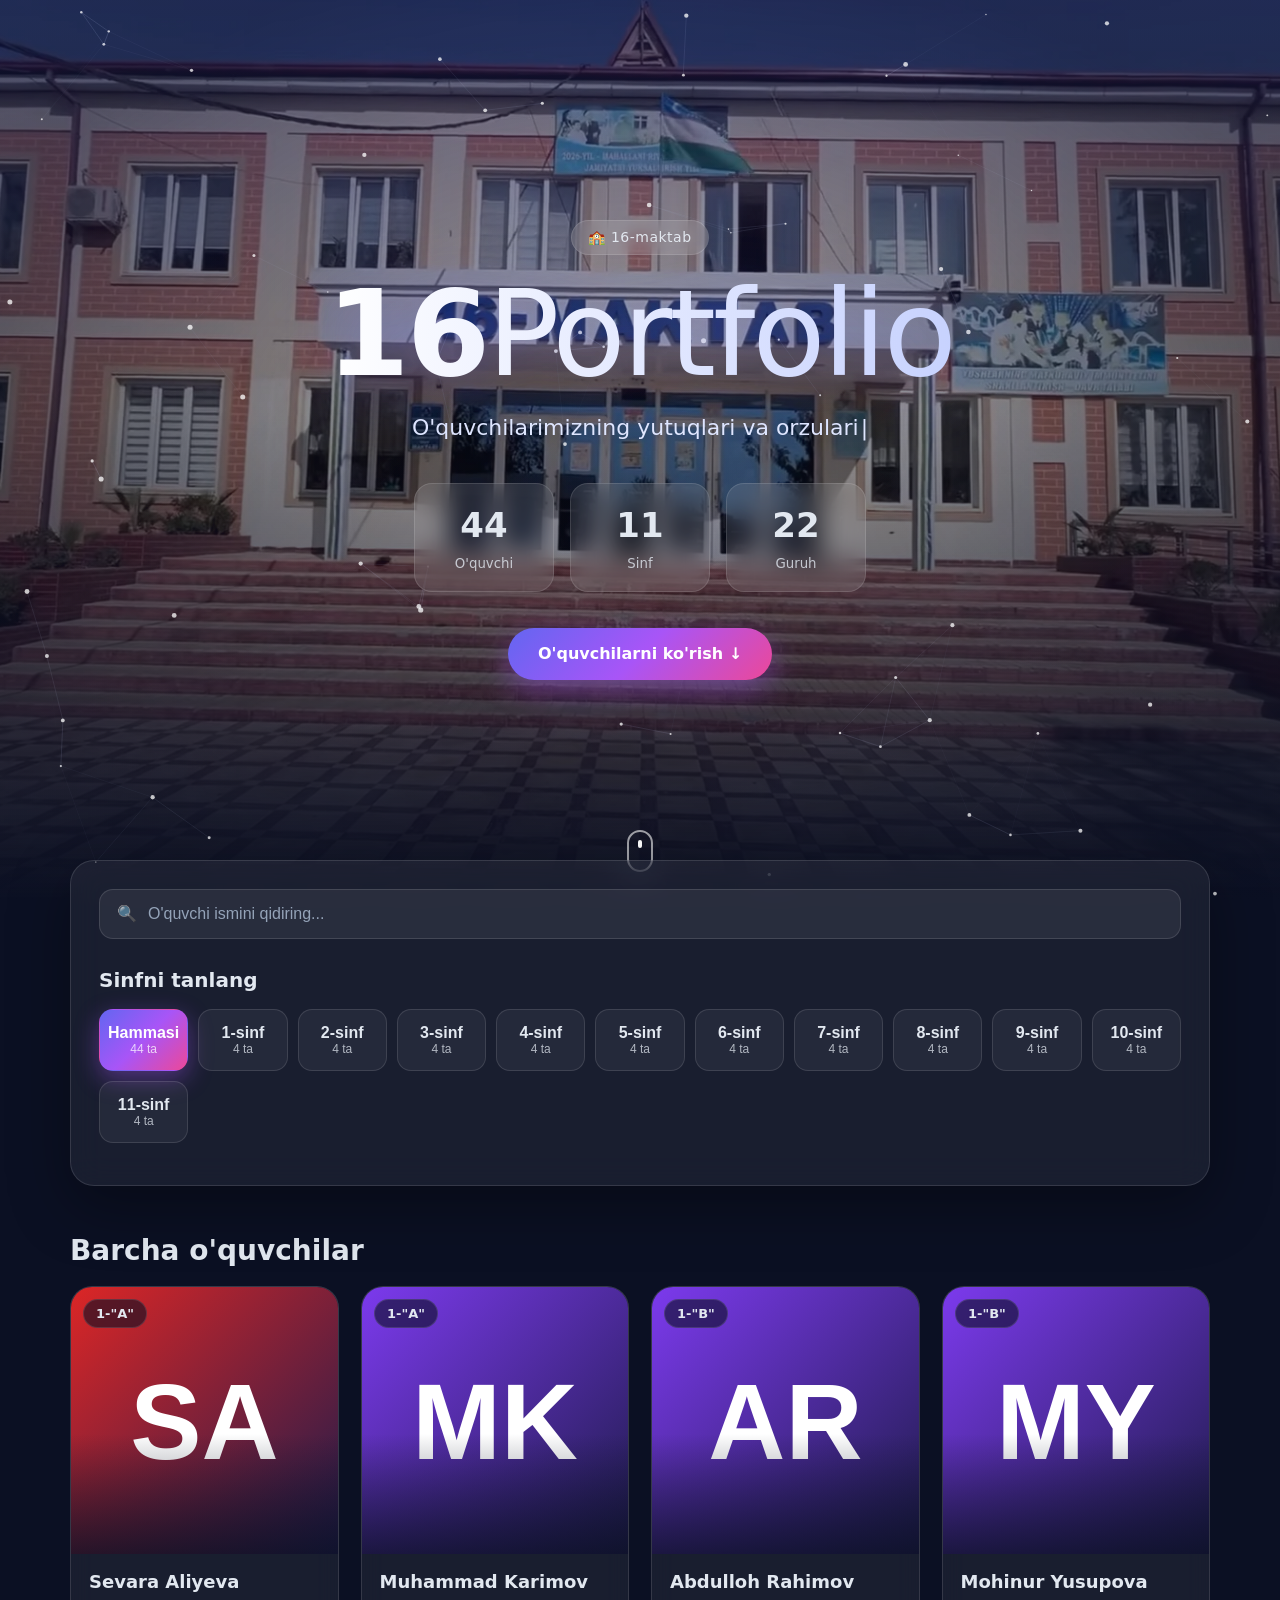
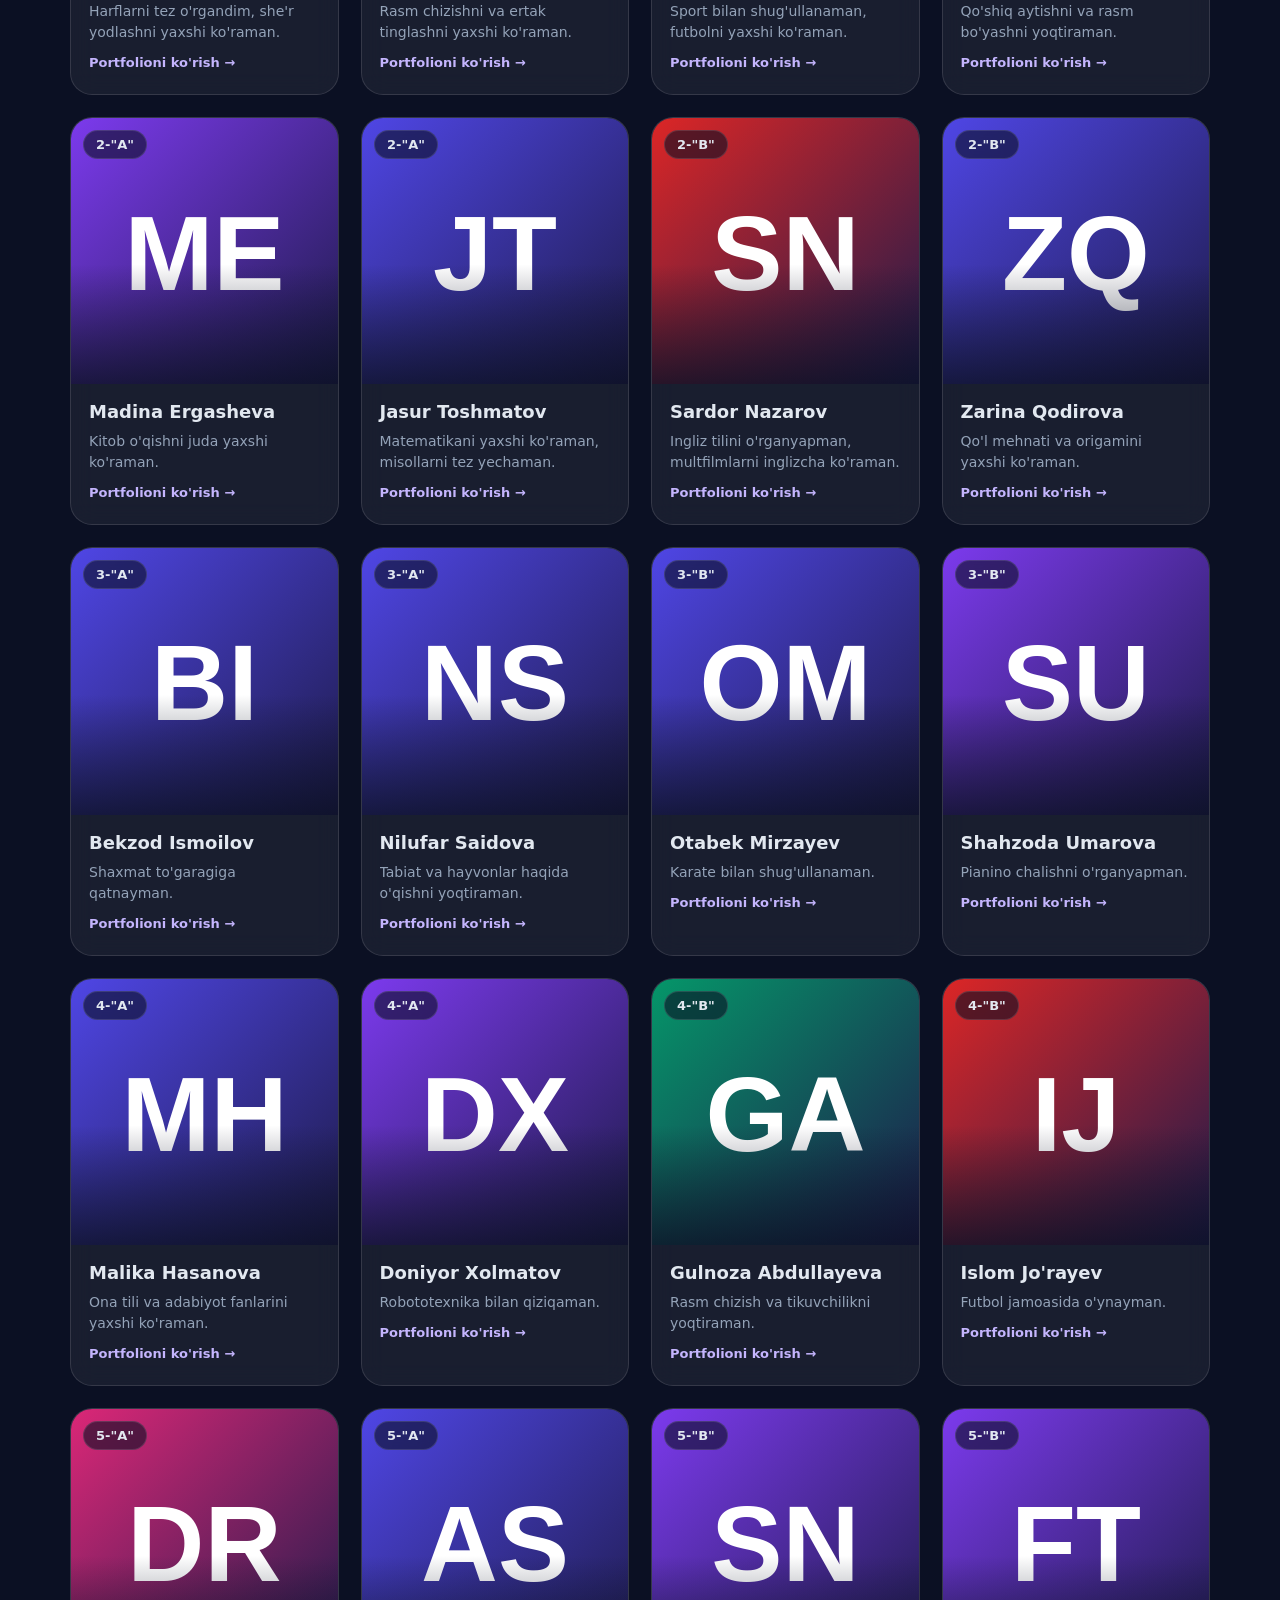
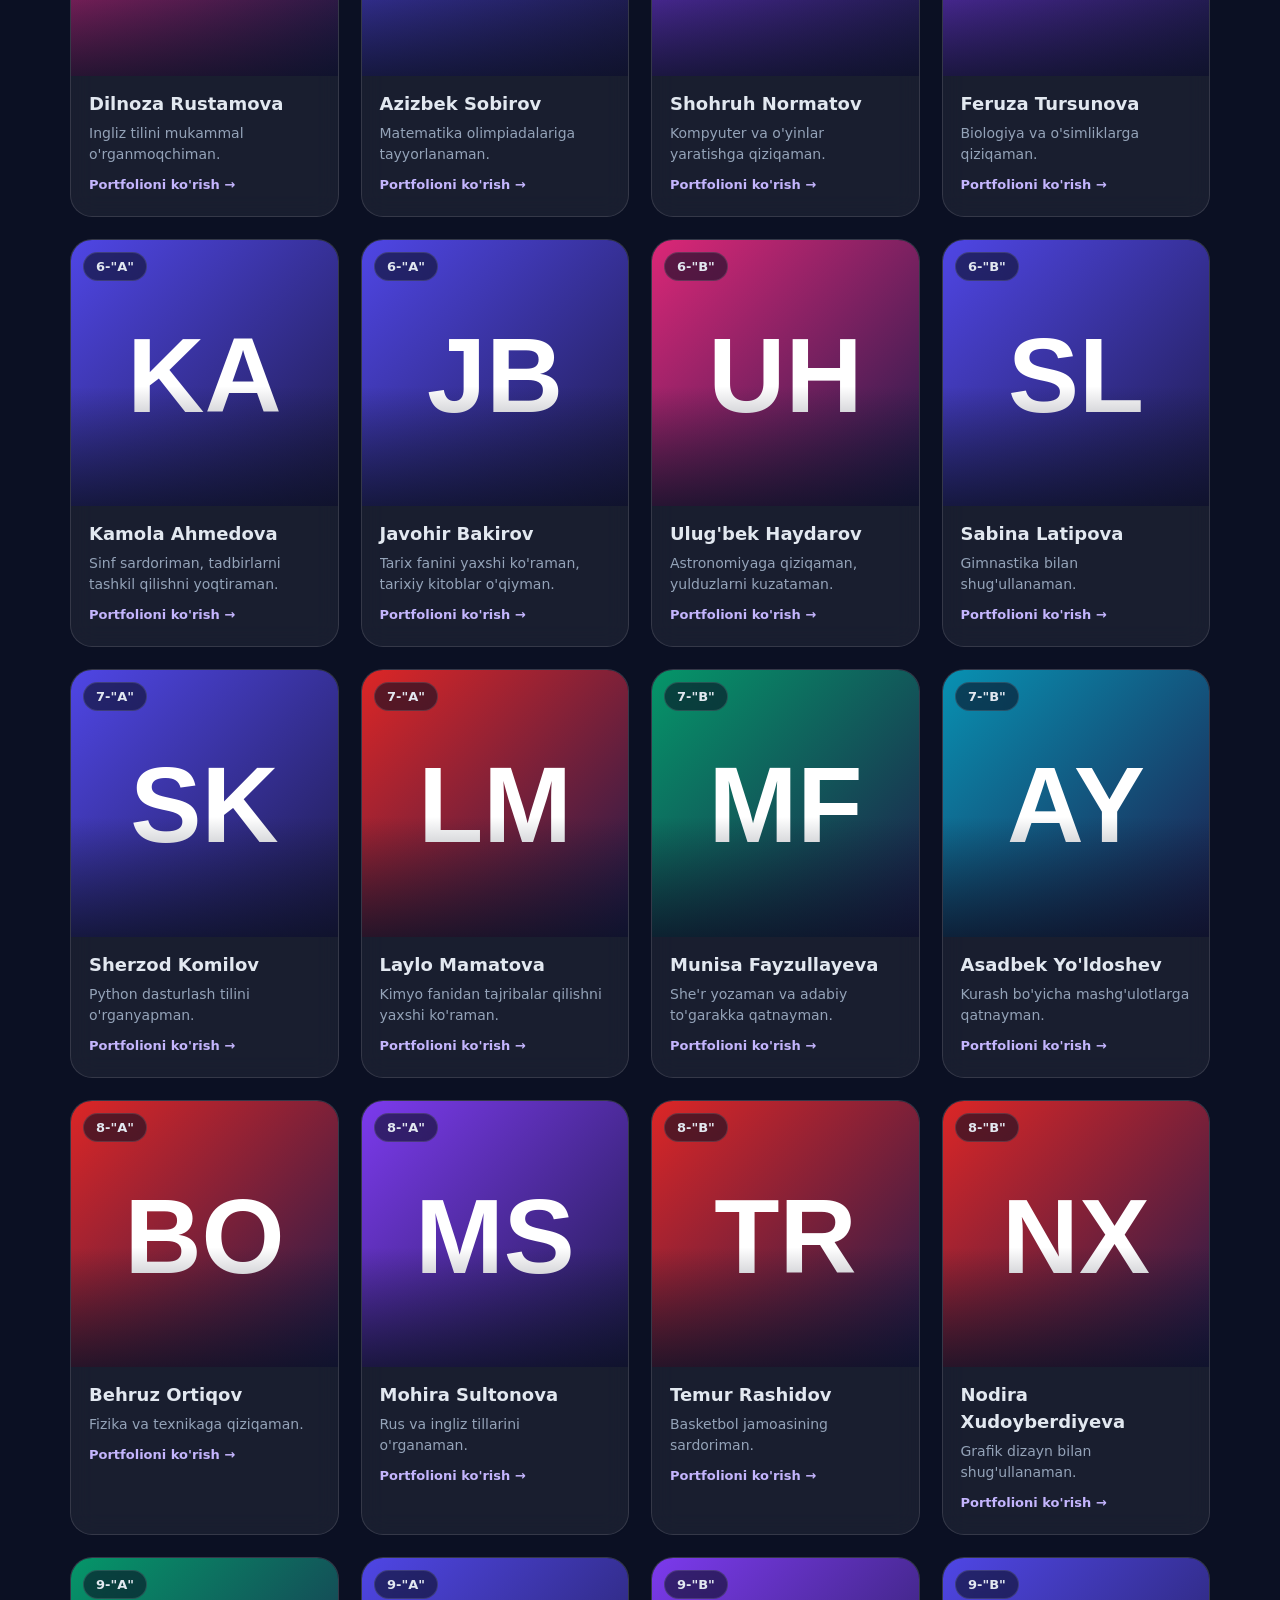
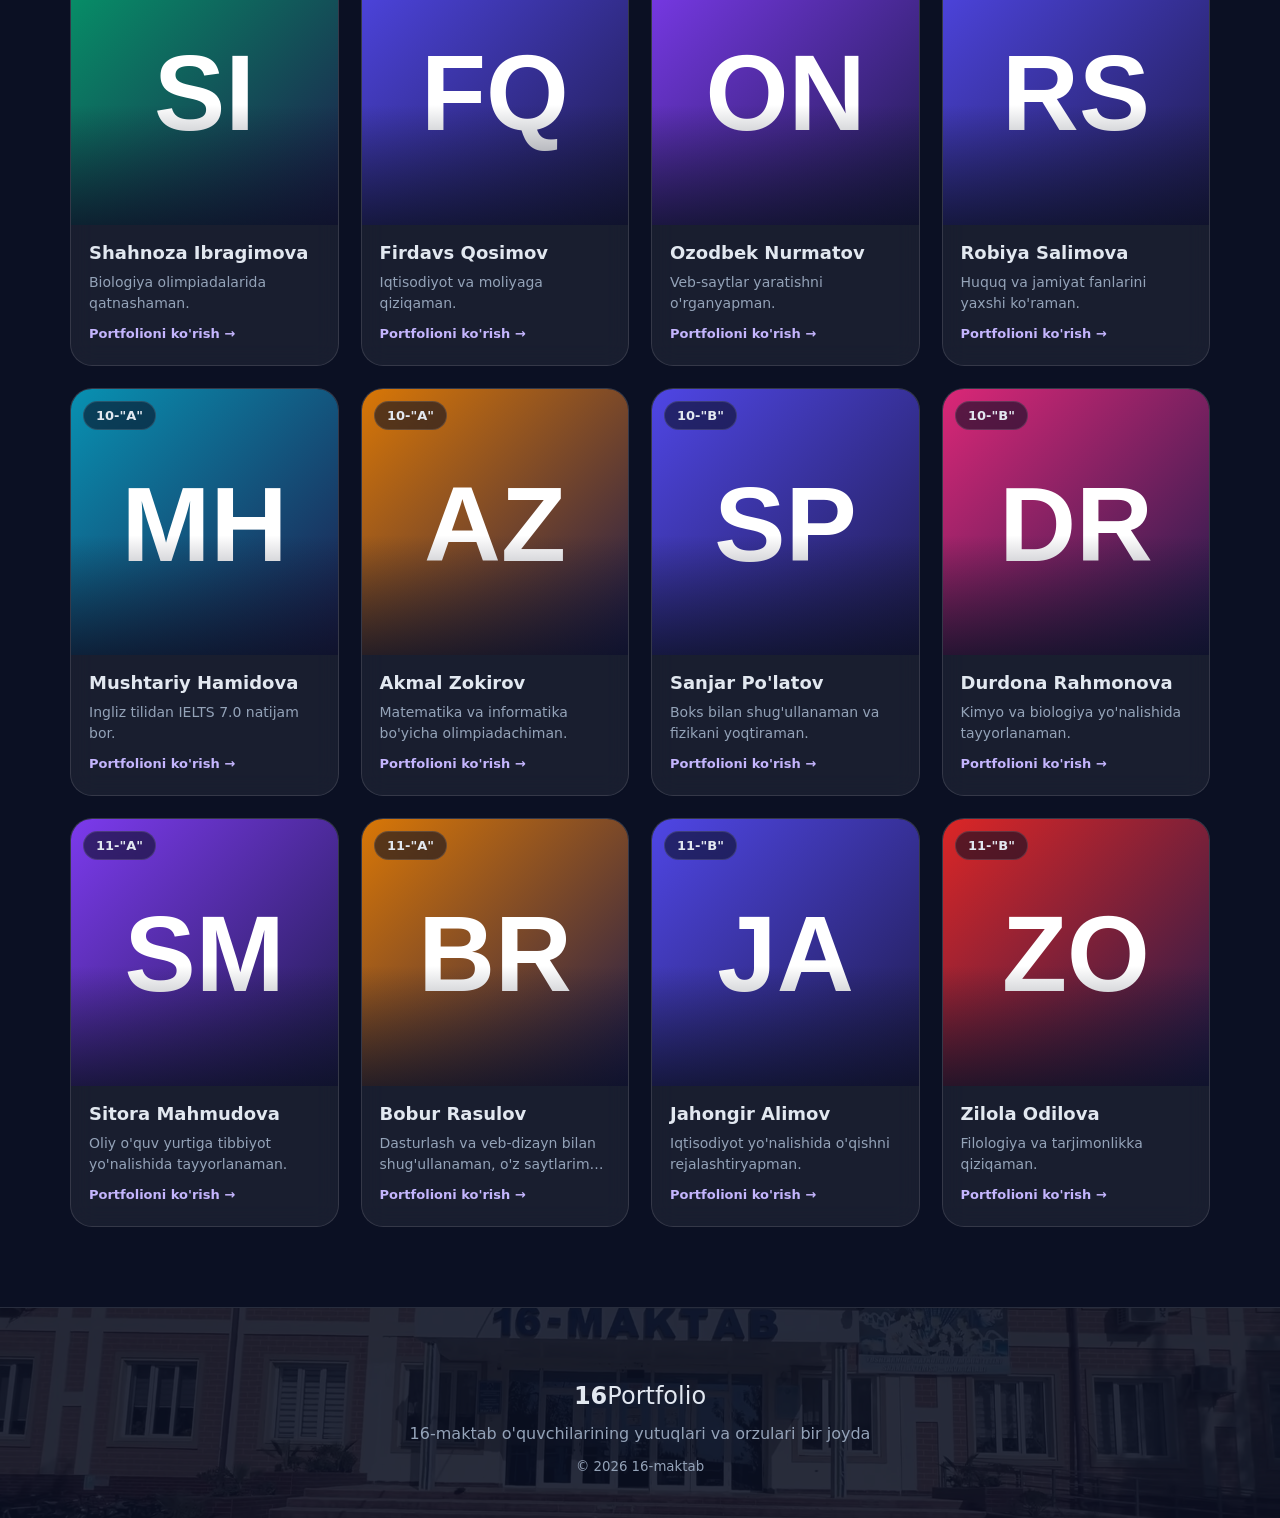
<file: index.html>
<!DOCTYPE html>
<html lang="uz">
<head>
  <meta charset="UTF-8">
  <meta name="viewport" content="width=device-width, initial-scale=1.0">
  <title>16Portfolio — 16-maktab o'quvchilari portfoliosi</title>
  <link rel="stylesheet" href="style.css?v=3">
</head>
<body>
  <!-- Orqa fondagi harakatlanuvchi rangli dog'lar -->
  <div class="blobs" aria-hidden="true"><span></span><span></span><span></span></div>

  <nav class="nav" id="nav">
    <div class="nav-inner">
      <div class="nav-logo secret-logo" title="16Portfolio">16<span>Portfolio</span></div>
      <a href="#sinflar-bolim" class="nav-link">Sinflar</a>
    </div>
  </nav>

  <header class="hero" id="hero">
    <div class="hero-bg" id="hero-bg"></div>
    <div class="hero-overlay"></div>
    <canvas id="zarrachalar" aria-hidden="true"></canvas>

    <div class="hero-inner">
      <div class="pill reveal">🏫 16-maktab</div>
      <h1 class="logo reveal secret-logo">16<span>Portfolio</span></h1>
      <p class="tagline reveal"><span id="yozuv"></span><span class="cursor">|</span></p>
      <div class="stats reveal" id="stats"></div>
      <a href="#sinflar-bolim" class="cta reveal">O'quvchilarni ko'rish ↓</a>
    </div>

    <a href="#sinflar-bolim" class="scroll-hint" aria-label="Pastga"><span></span></a>
  </header>

  <main class="container">
    <section class="glass controls reveal" id="sinflar-bolim">
      <div class="search-wrap">
        <span class="search-icon">🔍</span>
        <input type="search" id="qidiruv" placeholder="O'quvchi ismini qidiring...">
      </div>

      <h2 class="section-title">Sinfni tanlang</h2>
      <div class="grades" id="sinflar"></div>
      <div class="letters" id="harflar"></div>
    </section>

    <section>
      <h2 class="section-title big reveal" id="sarlavha">Barcha o'quvchilar</h2>
      <div class="cards" id="kartalar"></div>
      <p class="empty" id="bosh" hidden>Bu sinfda hozircha o'quvchi qo'shilmagan.</p>
    </section>
  </main>

  <div class="modal" id="modal" hidden>
    <div class="modal-box" role="dialog" aria-modal="true">
      <button class="close" id="yopish" aria-label="Yopish">×</button>
      <div id="modal-ichi"></div>
    </div>
  </div>

  <footer class="footer">
    <div class="footer-bg"></div>
    <div class="footer-inner">
      <div class="nav-logo">16<span>Portfolio</span></div>
      <p>16-maktab o'quvchilarining yutuqlari va orzulari bir joyda</p>
      <small>© 2026 16-maktab</small>
    </div>
  </footer>

  <script src="data.js?v=3"></script>
  <script src="store.js?v=3"></script>
  <script src="app.js?v=3"></script>
</body>
</html>
</file>
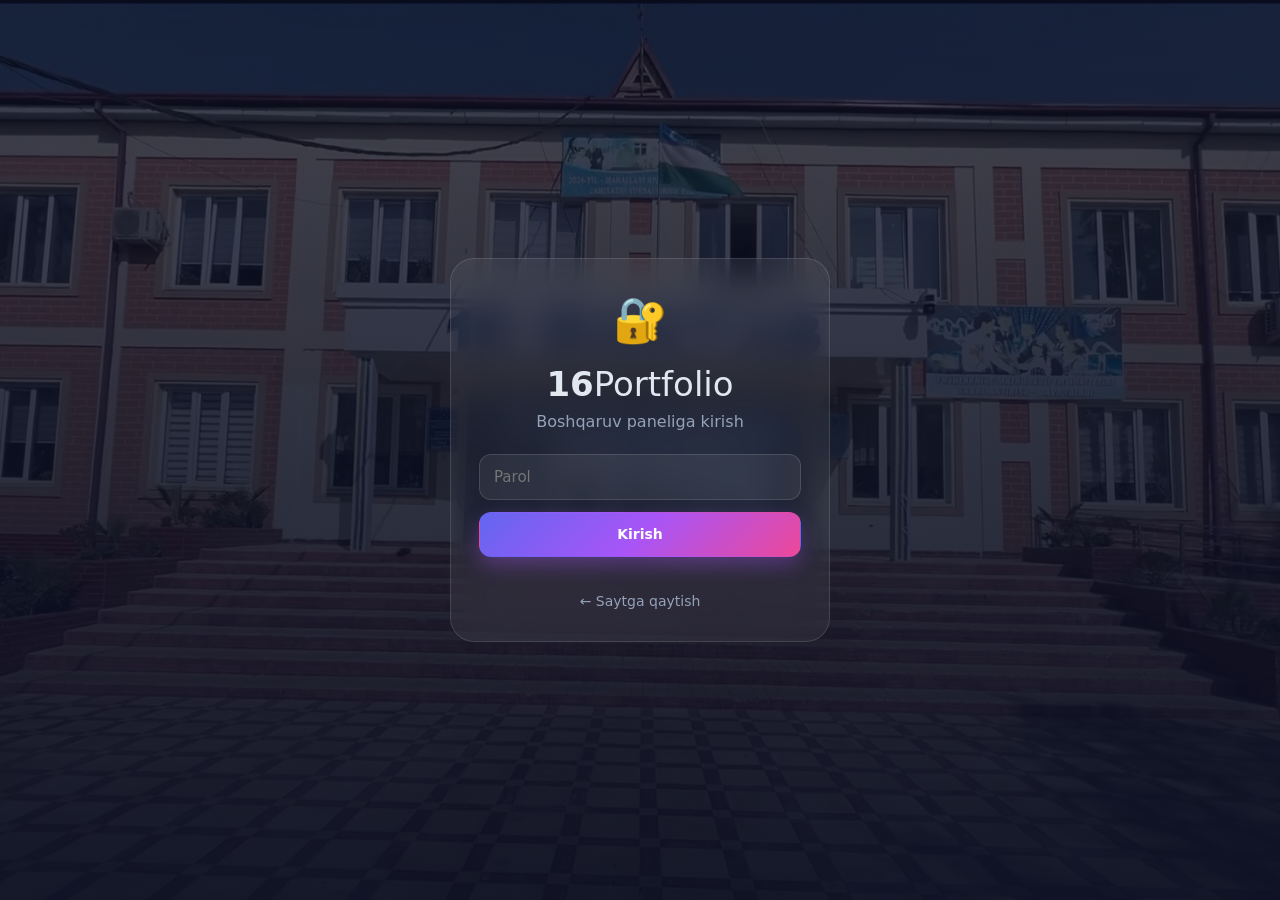
<file: admin.html>
<!DOCTYPE html>
<html lang="uz">
<head>
  <meta charset="UTF-8">
  <meta name="viewport" content="width=device-width, initial-scale=1.0">
  <meta name="robots" content="noindex, nofollow">
  <title>Boshqaruv — 16Portfolio</title>
  <link rel="stylesheet" href="style.css?v=3">
  <link rel="stylesheet" href="admin.css?v=3">
</head>
<body class="admin">
  <div class="admin-bg"></div>

  <!-- KIRISH -->
  <section class="login" id="login">
    <form class="glass login-box" id="login-form">
      <div class="lock">🔐</div>
      <h1>16<span>Portfolio</span></h1>
      <p>Boshqaruv paneliga kirish</p>
      <input type="password" id="parol" placeholder="Parol" autocomplete="current-password" required>
      <button class="btn primary" type="submit">Kirish</button>
      <div class="xato" id="login-xato"></div>
      <a href="index.html" class="orqaga">← Saytga qaytish</a>
    </form>
  </section>

  <!-- PANEL -->
  <div class="panel" id="panel" hidden>
    <header class="topbar">
      <div class="nav-logo">16<span>Portfolio</span> <em>admin</em></div>
      <div class="top-actions">
        <a class="btn ghost" href="index.html" target="_blank">👁 Saytni ko'rish</a>
        <button class="btn ghost" id="chiqish">Chiqish</button>
      </div>
    </header>

    <main class="admin-main">
      <div class="admin-stats" id="admin-stats"></div>

      <div class="glass toolbar">
        <input type="search" id="a-qidiruv" placeholder="🔍 Ism yoki familiya...">
        <select id="a-sinf"><option value="0">Barcha sinflar</option></select>
        <select id="a-harf"><option value="">A va B</option><option>A</option><option>B</option></select>
        <button class="btn primary" id="qoshish">＋ Yangi o'quvchi</button>
      </div>

      <div class="glass list-wrap">
        <table class="list">
          <thead><tr><th>Rasm</th><th>Ism familiya</th><th>Sinf</th><th>O'rtacha baho</th><th></th></tr></thead>
          <tbody id="jadval"></tbody>
        </table>
        <p class="empty" id="a-bosh" hidden>O'quvchi topilmadi.</p>
      </div>

      <div class="glass tools">
        <h3>⚙️ Sozlamalar va zaxira</h3>
        <p class="hint">O'zgarishlar shu brauzerda saqlanadi. Hamma ko'rishi uchun <b>data.js</b> faylini yuklab olib,
          sayt papkasidagi eski <b>data.js</b> o'rniga qo'ying.</p>
        <div class="tool-btns">
          <button class="btn primary" id="eksport-js">⬇ data.js ni yuklab olish</button>
          <button class="btn ghost" id="eksport-json">💾 Zaxira nusxa (JSON)</button>
          <label class="btn ghost">📂 Zaxiradan tiklash<input type="file" id="import" accept=".json,application/json" hidden></label>
          <button class="btn ghost" id="parol-ozgartir">🔑 Parolni o'zgartirish</button>
          <button class="btn danger" id="tiklash">↺ data.js holatiga qaytarish</button>
        </div>
      </div>
    </main>
  </div>

  <!-- QO'SHISH / TAHRIRLASH OYNASI -->
  <div class="modal" id="forma-modal" hidden>
    <div class="modal-box form-box">
      <button class="close" data-yop aria-label="Yopish">×</button>
      <form id="forma">
        <h2 id="forma-sarlavha">Yangi o'quvchi</h2>

        <div class="photo-pick">
          <img id="f-rasm-korinish" alt="">
          <div>
            <label class="btn ghost">📷 Rasm tanlash<input type="file" id="f-rasm-fayl" accept="image/*" hidden></label>
            <button type="button" class="btn ghost" id="f-rasm-ochir">Rasmni olib tashlash</button>
            <small>yoki manzil: <input type="text" id="f-rasm" placeholder="rasmlar/ali.jpg"></small>
          </div>
        </div>

        <div class="f-grid">
          <label>Ism *<input id="f-ism" required></label>
          <label>Familiya *<input id="f-familiya" required></label>
          <label>Sinf *<select id="f-sinf" required></select></label>
          <label>Guruh *<select id="f-harf" required><option>A</option><option>B</option></select></label>
          <label>Tug'ilgan sana<input id="f-tugilgan" placeholder="12.03.2013"></label>
          <label>O'rtacha baho<input id="f-baho" type="number" min="1" max="5" step="0.1" placeholder="4.8"></label>
        </div>
        <label>O'zi haqida<textarea id="f-haqida" rows="3"></textarea></label>
        <label>Yutuqlari <small>(har birini yangi qatordan yozing)</small><textarea id="f-yutuqlar" rows="3"></textarea></label>
        <label>Qiziqishlari <small>(vergul bilan: Futbol, Kitob)</small><input id="f-qiziqishlar"></label>
        <label>Orzusi<input id="f-orzu"></label>

        <div class="form-actions">
          <button type="button" class="btn ghost" data-yop>Bekor qilish</button>
          <button type="submit" class="btn primary">Saqlash</button>
        </div>
      </form>
    </div>
  </div>

  <div class="toast" id="toast"></div>

  <script src="data.js?v=3"></script>
  <script src="store.js?v=3"></script>
  <script src="admin.js?v=3"></script>
</body>
</html>
</file>
<file: style.css>
* { box-sizing: border-box; margin: 0; padding: 0; }
[hidden] { display: none !important; }
html { scroll-behavior: smooth; }

:root {
  --asosiy: #6366f1;
  --ikkinchi: #a855f7;
  --uchinchi: #ec4899;
  --gradient: linear-gradient(135deg, #6366f1, #a855f7 50%, #ec4899);
  --matn: #e2e8f0;
  --kulrang: #94a3b8;
  --fon: #0b1023;
  --karta: rgba(255, 255, 255, 0.06);
  --chegara: rgba(255, 255, 255, 0.12);
}

body {
  font-family: "Segoe UI", system-ui, -apple-system, sans-serif;
  background: var(--fon);
  color: var(--matn);
  line-height: 1.5;
  overflow-x: hidden;
}

/* ===== Orqa fon dog'lari ===== */
.blobs { position: fixed; inset: 0; z-index: -1; overflow: hidden; pointer-events: none; }
.blobs span {
  position: absolute; width: 520px; height: 520px; border-radius: 50%;
  filter: blur(110px); opacity: 0.35; animation: suzish 22s ease-in-out infinite alternate;
}
.blobs span:nth-child(1) { background: #6366f1; top: 40%; left: -150px; }
.blobs span:nth-child(2) { background: #ec4899; top: 70%; right: -160px; animation-delay: -7s; }
.blobs span:nth-child(3) { background: #06b6d4; top: 110%; left: 30%; animation-delay: -14s; }
@keyframes suzish {
  0% { transform: translate(0, 0) scale(1); }
  50% { transform: translate(120px, -80px) scale(1.15); }
  100% { transform: translate(-60px, 60px) scale(0.95); }
}

/* ===== Navbar ===== */
.nav {
  position: fixed; top: 0; left: 0; right: 0; z-index: 20;
  transform: translateY(-100%); transition: transform 0.4s ease;
  background: rgba(11, 16, 35, 0.65); backdrop-filter: blur(14px);
  border-bottom: 1px solid var(--chegara);
}
.nav.show { transform: translateY(0); }
.nav-inner { max-width: 1180px; margin: 0 auto; padding: 12px 20px; display: flex; justify-content: space-between; align-items: center; }
.nav-logo { font-size: 24px; font-weight: 800; cursor: default; user-select: none; }
.nav-logo span, .logo span { font-weight: 300; }
.nav-link { color: var(--matn); text-decoration: none; opacity: 0.8; }
.nav-link:hover { opacity: 1; }

/* ===== Hero ===== */
.hero {
  position: relative; min-height: 100vh; display: flex; align-items: center; justify-content: center;
  text-align: center; overflow: hidden; padding: 80px 20px;
}
.hero-bg {
  position: absolute; inset: -40px;
  background: url("maktab.webp") center 35% / cover no-repeat;
  animation: kenburns 30s ease-in-out infinite alternate;
  will-change: transform;
}
@keyframes kenburns {
  from { transform: scale(1.05); }
  to { transform: scale(1.18) translateY(-10px); }
}
.hero-overlay {
  position: absolute; inset: 0;
  background:
    radial-gradient(ellipse at center, rgba(11, 16, 35, 0.15) 0%, rgba(11, 16, 35, 0.6) 80%),
    linear-gradient(180deg, rgba(79, 70, 229, 0.25) 0%, rgba(11, 16, 35, 0.2) 45%, rgba(11, 16, 35, 0.55) 75%, var(--fon) 100%);
}
#zarrachalar { position: absolute; inset: 0; width: 100%; height: 100%; }
.hero-inner { position: relative; z-index: 2; max-width: 860px; }

.pill {
  display: inline-block; padding: 6px 16px; border-radius: 999px;
  background: rgba(255, 255, 255, 0.12); border: 1px solid var(--chegara); backdrop-filter: blur(8px);
  font-size: 14px; letter-spacing: 0.5px;
}
.logo {
  font-size: clamp(56px, 11vw, 120px); font-weight: 900; letter-spacing: -3px; line-height: 1.05; margin-top: 16px;
  background: linear-gradient(90deg, #fff, #c7d2fe, #f9a8d4, #fff);
  background-size: 300% 100%;
  -webkit-background-clip: text; background-clip: text; color: transparent;
  animation: yaltirash 6s linear infinite;
  filter: drop-shadow(0 8px 30px rgba(99, 102, 241, 0.45));
  user-select: none;
}
@keyframes yaltirash { to { background-position: 300% 0; } }

.tagline { margin-top: 14px; font-size: clamp(16px, 2.4vw, 22px); color: #e0e7ff; min-height: 1.6em; }
.cursor { animation: miltillash 1s steps(1) infinite; margin-left: 2px; }
@keyframes miltillash { 50% { opacity: 0; } }

.stats { display: flex; justify-content: center; gap: 16px; margin-top: 36px; flex-wrap: wrap; }
.stat {
  background: rgba(255, 255, 255, 0.1); border: 1px solid var(--chegara); backdrop-filter: blur(12px);
  border-radius: 18px; padding: 16px 26px; min-width: 140px;
  transition: transform 0.3s;
}
.stat:hover { transform: translateY(-2px); }
.stat b { display: block; font-size: 34px; font-weight: 800; }
.stat small { opacity: 0.8; }

.cta {
  display: inline-block; margin-top: 36px; padding: 14px 30px; border-radius: 999px;
  background: var(--gradient); color: #fff; text-decoration: none; font-weight: 600;
  box-shadow: 0 10px 30px rgba(168, 85, 247, 0.45);
  transition: transform 0.25s, box-shadow 0.25s;
}
.cta:hover { transform: translateY(-3px) scale(1.03); box-shadow: 0 16px 40px rgba(236, 72, 153, 0.5); }

.scroll-hint {
  position: absolute; bottom: 28px; left: 50%; transform: translateX(-50%); z-index: 2;
  width: 26px; height: 42px; border: 2px solid rgba(255, 255, 255, 0.6); border-radius: 14px;
}
.scroll-hint span {
  position: absolute; top: 8px; left: 50%; width: 4px; height: 8px; margin-left: -2px;
  background: #fff; border-radius: 2px; animation: scrollDot 1.8s infinite;
}
@keyframes scrollDot { 0% { opacity: 1; transform: translateY(0); } 100% { opacity: 0; transform: translateY(16px); } }

/* ===== Asosiy qism ===== */
.container { max-width: 1180px; margin: 0 auto; padding: 20px 20px 80px; position: relative; }

.glass {
  background: var(--karta); border: 1px solid var(--chegara); backdrop-filter: blur(16px);
  border-radius: 24px; padding: 28px;
}
.controls { margin-top: -60px; position: relative; z-index: 3; box-shadow: 0 20px 60px rgba(0, 0, 0, 0.35); }

.search-wrap { position: relative; }
.search-icon { position: absolute; left: 18px; top: 50%; transform: translateY(-50%); opacity: 0.7; }
.search-wrap input {
  width: 100%; padding: 15px 18px 15px 48px; border-radius: 14px; font-size: 16px;
  background: rgba(255, 255, 255, 0.07); border: 1px solid var(--chegara); color: var(--matn); outline: none;
  transition: border-color 0.2s, box-shadow 0.2s;
}
.search-wrap input::placeholder { color: var(--kulrang); }
.search-wrap input:focus { border-color: var(--ikkinchi); box-shadow: 0 0 0 4px rgba(168, 85, 247, 0.2); }

.section-title { font-size: 20px; margin: 26px 0 14px; }
.section-title.big { font-size: 28px; margin-top: 44px; }

.grades { display: grid; grid-template-columns: repeat(auto-fill, minmax(88px, 1fr)); gap: 10px; }
.grade-btn, .letter-btn {
  position: relative; overflow: hidden;
  border: 1px solid var(--chegara); background: rgba(255, 255, 255, 0.05); color: var(--matn);
  border-radius: 14px; padding: 14px 8px; font-size: 16px; font-weight: 600; cursor: pointer;
  transition: transform 0.2s, background 0.3s, border-color 0.3s, box-shadow 0.3s;
}
.grade-btn:hover, .letter-btn:hover { transform: translateY(-1px); border-color: rgba(168, 85, 247, 0.6); }
.grade-btn.active, .letter-btn.active {
  background: var(--gradient); border-color: transparent; color: #fff;
  box-shadow: 0 8px 24px rgba(168, 85, 247, 0.4);
}
.grade-btn small { display: block; font-weight: 400; font-size: 12px; opacity: 0.75; }

.letters { display: flex; gap: 10px; margin-top: 14px; flex-wrap: wrap; }
.letter-btn { padding: 10px 24px; animation: popIn 0.35s ease both; }
@keyframes popIn { from { opacity: 0; transform: scale(0.8); } to { opacity: 1; transform: scale(1); } }

/* ===== Kartalar ===== */
.cards { display: grid; grid-template-columns: repeat(auto-fill, minmax(230px, 1fr)); gap: 22px; perspective: 1000px; }
.card {
  position: relative; border-radius: 22px; overflow: hidden; cursor: pointer;
  background: var(--karta); border: 1px solid var(--chegara); backdrop-filter: blur(12px);
  transform-style: preserve-3d;
  transition: transform 0.25s ease-out, box-shadow 0.3s, border-color 0.3s;
  animation: kartaChiqish 0.6s cubic-bezier(.2, .8, .2, 1) both;
}
@keyframes kartaChiqish { from { opacity: 0; transform: translateY(14px); } to { opacity: 1; transform: none; } }
.card::before {
  content: ""; position: absolute; inset: 0; border-radius: inherit; padding: 1px; pointer-events: none;
  background: var(--gradient); opacity: 0; transition: opacity 0.3s;
  -webkit-mask: linear-gradient(#000 0 0) content-box, linear-gradient(#000 0 0);
  -webkit-mask-composite: xor; mask-composite: exclude;
}
.card:hover { box-shadow: 0 10px 28px rgba(99, 102, 241, 0.22); border-color: transparent; }
.card:hover::before { opacity: 0.6; }
.card .glare {
  position: absolute; inset: 0; pointer-events: none; opacity: 0; transition: opacity 0.3s;
  background: radial-gradient(circle at var(--mx, 50%) var(--my, 50%), rgba(255, 255, 255, 0.08), transparent 45%);
}
.card:hover .glare { opacity: 1; }
.photo-wrap { overflow: hidden; aspect-ratio: 1 / 1; position: relative; }
.photo-wrap::after {
  content: ""; position: absolute; inset: 0;
  background: linear-gradient(180deg, transparent 55%, rgba(11, 16, 35, 0.75));
}
.card .photo { width: 100%; height: 100%; object-fit: cover; display: block; transition: transform 0.4s ease; }
.card:hover .photo { transform: scale(1.03); }
.ribbon {
  position: absolute; top: 12px; left: 12px; z-index: 2;
  background: rgba(11, 16, 35, 0.6); backdrop-filter: blur(8px); border: 1px solid var(--chegara);
  padding: 4px 12px; border-radius: 999px; font-size: 13px; font-weight: 700;
}
.card-body { padding: 14px 18px 20px; }
.card-body h3 { font-size: 18px; }
.card-body p {
  color: var(--kulrang); font-size: 14px; margin-top: 6px;
  display: -webkit-box; -webkit-line-clamp: 2; -webkit-box-orient: vertical; overflow: hidden;
}
.card-more { display: inline-block; margin-top: 10px; font-size: 13px; font-weight: 600; color: #c4b5fd; transition: transform 0.2s; }
.card:hover .card-more { transform: translateX(2px); }

.badge {
  display: inline-block; background: rgba(168, 85, 247, 0.18); color: #e9d5ff;
  font-weight: 600; font-size: 13px; padding: 3px 12px; border-radius: 999px; margin-top: 8px;
  border: 1px solid rgba(168, 85, 247, 0.35);
}

.empty { text-align: center; color: var(--kulrang); padding: 50px 0; font-size: 17px; }

/* ===== Modal ===== */
.modal {
  position: fixed; inset: 0; z-index: 30; padding: 20px;
  background: rgba(5, 8, 20, 0.7); backdrop-filter: blur(6px);
  display: flex; align-items: center; justify-content: center;
  animation: fadeIn 0.25s ease;
}
.modal[hidden] { display: none; }
@keyframes fadeIn { from { opacity: 0; } }
.modal-box {
  position: relative; width: 100%; max-width: 760px; max-height: 90vh; overflow-y: auto;
  background: #121834; border: 1px solid var(--chegara); border-radius: 26px;
  box-shadow: 0 30px 80px rgba(0, 0, 0, 0.5);
  animation: modalIn 0.3s ease-out;
}
@keyframes modalIn { from { opacity: 0; transform: translateY(12px) scale(0.98); } }
.close {
  position: absolute; top: 14px; right: 16px; z-index: 3;
  width: 40px; height: 40px; border-radius: 50%; border: 1px solid var(--chegara);
  background: rgba(11, 16, 35, 0.6); color: #fff; font-size: 24px; cursor: pointer; transition: transform 0.2s;
}
.close:hover { transform: rotate(90deg); }
.modal-cover {
  height: 150px; position: relative;
  background: url("maktab.webp") center 40% / cover;
}
.modal-cover::after { content: ""; position: absolute; inset: 0; background: linear-gradient(180deg, rgba(99, 102, 241, 0.4), #121834); }
.modal-content { padding: 0 30px 30px; margin-top: -80px; position: relative; z-index: 2; }
.profile { display: flex; gap: 24px; align-items: flex-end; flex-wrap: wrap; }
.profile img {
  width: 150px; height: 150px; border-radius: 24px; object-fit: cover;
  border: 4px solid #121834; box-shadow: 0 10px 30px rgba(0, 0, 0, 0.4);
}
.profile h2 { font-size: 28px; }
.profile .meta { color: var(--kulrang); }
.info-grid { display: grid; grid-template-columns: repeat(auto-fit, minmax(150px, 1fr)); gap: 12px; margin-top: 24px; }
.info-item { background: rgba(255, 255, 255, 0.05); border: 1px solid var(--chegara); border-radius: 16px; padding: 12px 16px; }
.info-item small { color: var(--kulrang); display: block; }
.info-item b { font-size: 18px; }
.block { margin-top: 22px; animation: kartaChiqish 0.5s both; }
.block h4 { font-size: 13px; text-transform: uppercase; letter-spacing: 1px; color: #c4b5fd; margin-bottom: 8px; }
.block ul { list-style: none; }
.block li { padding: 8px 12px; margin-bottom: 6px; background: rgba(255, 255, 255, 0.04); border-radius: 10px; }
.block li::before { content: "🏆 "; }
.tags { display: flex; gap: 8px; flex-wrap: wrap; }
.tag { background: rgba(99, 102, 241, 0.18); border: 1px solid rgba(99, 102, 241, 0.35); border-radius: 999px; padding: 5px 14px; font-size: 14px; }

/* ===== Footer ===== */
.footer { position: relative; overflow: hidden; text-align: center; padding: 70px 20px 40px; border-top: 1px solid var(--chegara); }
.footer-bg { position: absolute; inset: 0; background: url("maktab.webp") center / cover; opacity: 0.12; filter: grayscale(0.3); }
.footer-inner { position: relative; }
.footer p { color: var(--kulrang); margin: 8px 0; }
.footer small { color: var(--kulrang); }

/* ===== Scroll animatsiyasi ===== */
.reveal { opacity: 0; transform: translateY(30px); transition: opacity 0.8s ease, transform 0.8s ease; }
.reveal.visible { opacity: 1; transform: none; }
.hero-inner .reveal:nth-child(2) { transition-delay: 0.15s; }
.hero-inner .reveal:nth-child(3) { transition-delay: 0.3s; }
.hero-inner .reveal:nth-child(4) { transition-delay: 0.45s; }
.hero-inner .reveal:nth-child(5) { transition-delay: 0.6s; }

/* Yashirin kirish uchun kichik "silkinish" */
.secret-tap { animation: tap 0.2s; }
@keyframes tap { 50% { transform: scale(0.96); } }

@media (max-width: 600px) {
  .glass { padding: 20px; }
  .profile { flex-direction: column; align-items: center; text-align: center; }
  .modal-content { padding: 0 20px 24px; }
}

@media (prefers-reduced-motion: reduce) {
  *, *::before, *::after { animation: none !important; transition: none !important; }
  .reveal { opacity: 1; transform: none; }
}
</file>
<file: admin.css>
.admin-bg {
  position: fixed; inset: 0; z-index: -1;
  background:
    linear-gradient(180deg, rgba(11, 16, 35, 0.75), rgba(11, 16, 35, 0.95)),
    url("maktab.webp") center / cover;
}

/* Kirish */
.login { min-height: 100vh; display: flex; align-items: center; justify-content: center; padding: 20px; }
.login-box { width: 100%; max-width: 380px; text-align: center; animation: modalIn 0.6s cubic-bezier(.2, .9, .3, 1.2); }
.lock { font-size: 44px; animation: tebranish 2.5s ease-in-out infinite; }
@keyframes tebranish { 0%, 100% { transform: rotate(0); } 10% { transform: rotate(-12deg); } 20% { transform: rotate(10deg); } 30% { transform: rotate(0); } }
.login-box h1 { font-size: 34px; margin-top: 6px; }
.login-box h1 span { font-weight: 300; }
.login-box p { color: var(--kulrang); margin-bottom: 20px; }
.login-box input { margin-bottom: 12px; }
.login-box .btn { width: 100%; }
.xato { color: #fca5a5; min-height: 22px; margin-top: 10px; font-size: 14px; }
.shake { animation: shake 0.4s; }
@keyframes shake { 20%, 60% { transform: translateX(-8px); } 40%, 80% { transform: translateX(8px); } }
.orqaga { color: var(--kulrang); font-size: 14px; text-decoration: none; }

/* Umumiy maydonlar */
.admin input, .admin select, .admin textarea {
  width: 100%; padding: 11px 14px; border-radius: 12px; font: inherit; font-size: 15px;
  background: rgba(255, 255, 255, 0.07); border: 1px solid var(--chegara); color: var(--matn); outline: none;
}
.admin select option { background: #121834; }
.admin input:focus, .admin select:focus, .admin textarea:focus { border-color: var(--ikkinchi); box-shadow: 0 0 0 3px rgba(168, 85, 247, 0.2); }

.btn {
  display: inline-flex; align-items: center; justify-content: center; gap: 6px;
  padding: 11px 18px; border-radius: 12px; border: 1px solid var(--chegara);
  font: inherit; font-weight: 600; font-size: 14px; cursor: pointer; color: var(--matn);
  text-decoration: none; background: rgba(255, 255, 255, 0.06); white-space: nowrap;
  transition: transform 0.15s, background 0.2s, box-shadow 0.2s;
}
.btn:hover { transform: translateY(-2px); background: rgba(255, 255, 255, 0.12); }
.btn.primary { background: var(--gradient); border-color: transparent; color: #fff; box-shadow: 0 8px 20px rgba(168, 85, 247, 0.35); }
.btn.danger { background: rgba(239, 68, 68, 0.15); border-color: rgba(239, 68, 68, 0.4); color: #fecaca; }
.btn.danger:hover { background: rgba(239, 68, 68, 0.3); }
.btn.sm { padding: 7px 12px; font-size: 13px; }

/* Panel */
.topbar {
  position: sticky; top: 0; z-index: 10; display: flex; justify-content: space-between; align-items: center;
  padding: 14px 24px; background: rgba(11, 16, 35, 0.7); backdrop-filter: blur(14px); border-bottom: 1px solid var(--chegara);
}
.topbar em { font-style: normal; font-size: 12px; background: var(--gradient); padding: 2px 8px; border-radius: 6px; vertical-align: middle; }
.top-actions { display: flex; gap: 10px; }
.admin-main { max-width: 1180px; margin: 0 auto; padding: 24px 20px 60px; display: grid; gap: 20px; }

.admin-stats { display: grid; grid-template-columns: repeat(auto-fit, minmax(160px, 1fr)); gap: 14px; }
.admin-stats .stat { text-align: left; animation: kartaChiqish 0.5s both; }

.toolbar { display: grid; grid-template-columns: 1fr 170px 120px auto; gap: 12px; padding: 18px; }

.list-wrap { padding: 8px; overflow-x: auto; }
.list { width: 100%; border-collapse: collapse; min-width: 560px; }
.list th { text-align: left; font-size: 13px; color: var(--kulrang); font-weight: 600; padding: 12px 14px; text-transform: uppercase; letter-spacing: 0.5px; }
.list td { padding: 10px 14px; border-top: 1px solid var(--chegara); }
.list tr { animation: kartaChiqish 0.4s both; }
.list tbody tr:hover { background: rgba(255, 255, 255, 0.04); }
.list img { width: 48px; height: 48px; border-radius: 12px; object-fit: cover; display: block; }
.list .name b { display: block; }
.list .name small { color: var(--kulrang); }
.row-actions { display: flex; gap: 8px; justify-content: flex-end; }

.tools h3 { margin-bottom: 6px; }
.hint { color: var(--kulrang); font-size: 14px; margin-bottom: 16px; }
.tool-btns { display: flex; flex-wrap: wrap; gap: 10px; }

/* Forma */
.form-box { max-width: 680px; padding: 28px; }
.form-box h2 { margin-bottom: 18px; }
.form-box label { display: block; font-size: 14px; color: var(--kulrang); margin-bottom: 14px; }
.form-box label input, .form-box label select, .form-box label textarea { margin-top: 6px; color: var(--matn); }
.f-grid { display: grid; grid-template-columns: 1fr 1fr; gap: 0 14px; }
.photo-pick { display: flex; gap: 18px; align-items: center; margin-bottom: 18px; flex-wrap: wrap; }
.photo-pick img { width: 110px; height: 110px; border-radius: 20px; object-fit: cover; border: 2px solid var(--chegara); }
.photo-pick > div { display: flex; flex-direction: column; gap: 8px; flex: 1; min-width: 200px; }
.photo-pick small { color: var(--kulrang); font-size: 13px; }
.photo-pick small input { margin-top: 4px; padding: 8px 12px; font-size: 13px; }
.form-actions { display: flex; justify-content: flex-end; gap: 10px; margin-top: 8px; }

/* Bildirishnoma */
.toast {
  position: fixed; bottom: 24px; left: 50%; transform: translate(-50%, 120px); z-index: 50;
  background: #1e1b4b; border: 1px solid rgba(168, 85, 247, 0.5); padding: 12px 22px; border-radius: 14px;
  box-shadow: 0 14px 40px rgba(0, 0, 0, 0.4); transition: transform 0.35s cubic-bezier(.2, .9, .3, 1.2);
}
.toast.show { transform: translate(-50%, 0); }
.toast.err { border-color: rgba(239, 68, 68, 0.6); background: #3b1220; }

@media (max-width: 720px) {
  .toolbar { grid-template-columns: 1fr 1fr; }
  .toolbar input, .toolbar .btn { grid-column: 1 / -1; }
  .f-grid { grid-template-columns: 1fr; }
  .top-actions .btn { padding: 8px 12px; }
}
</file>
